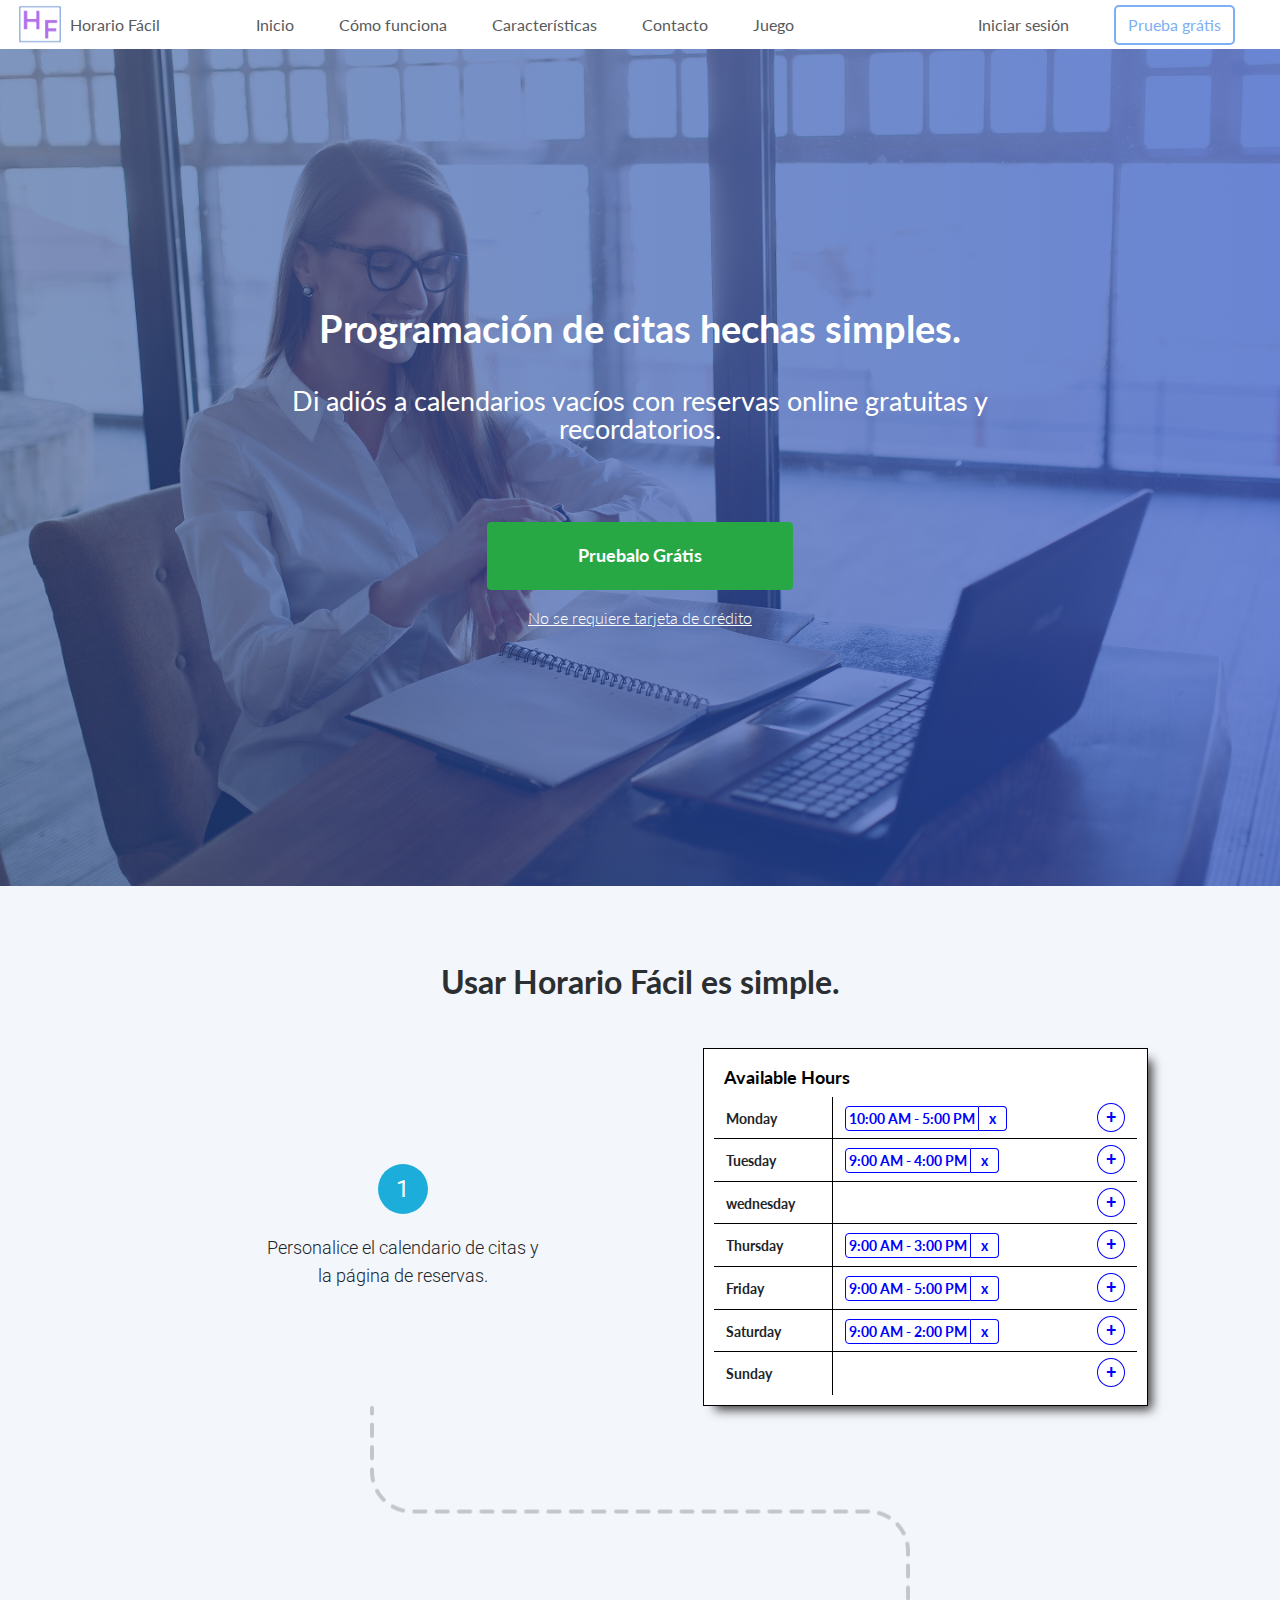
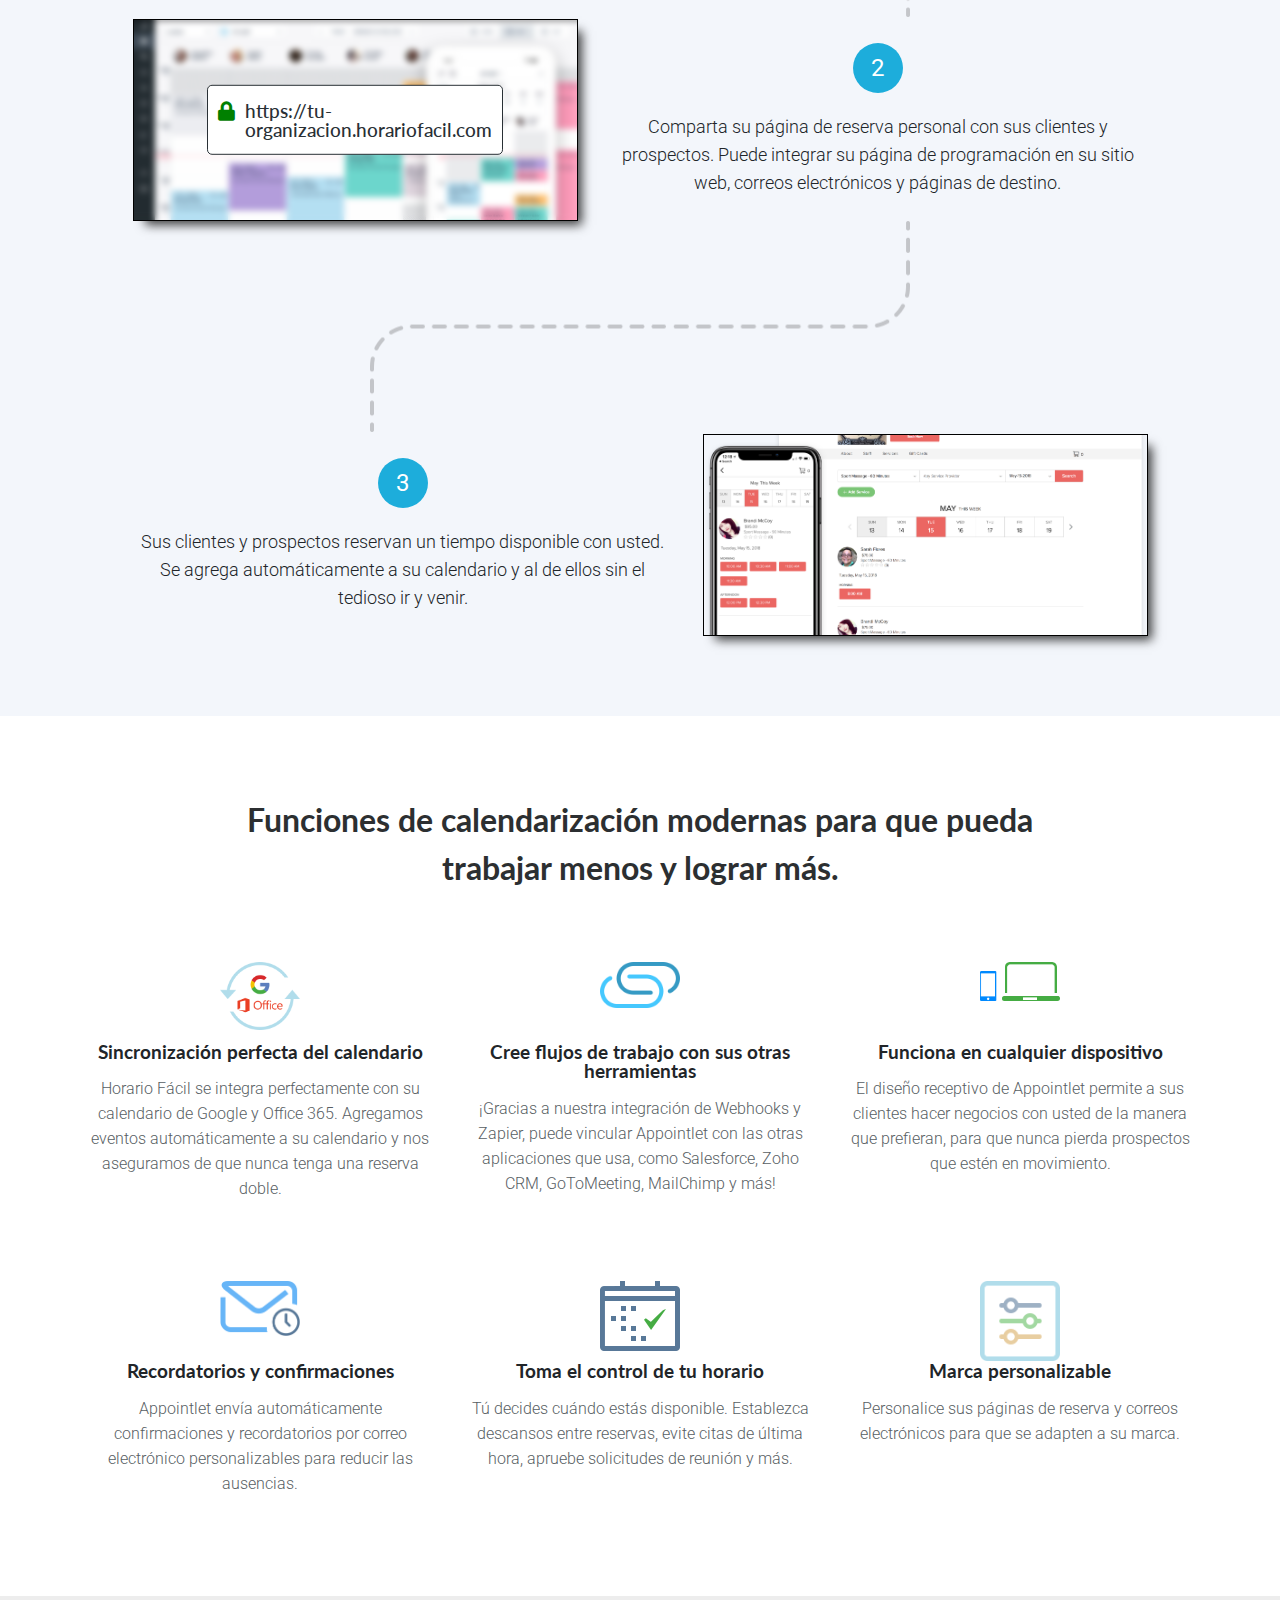
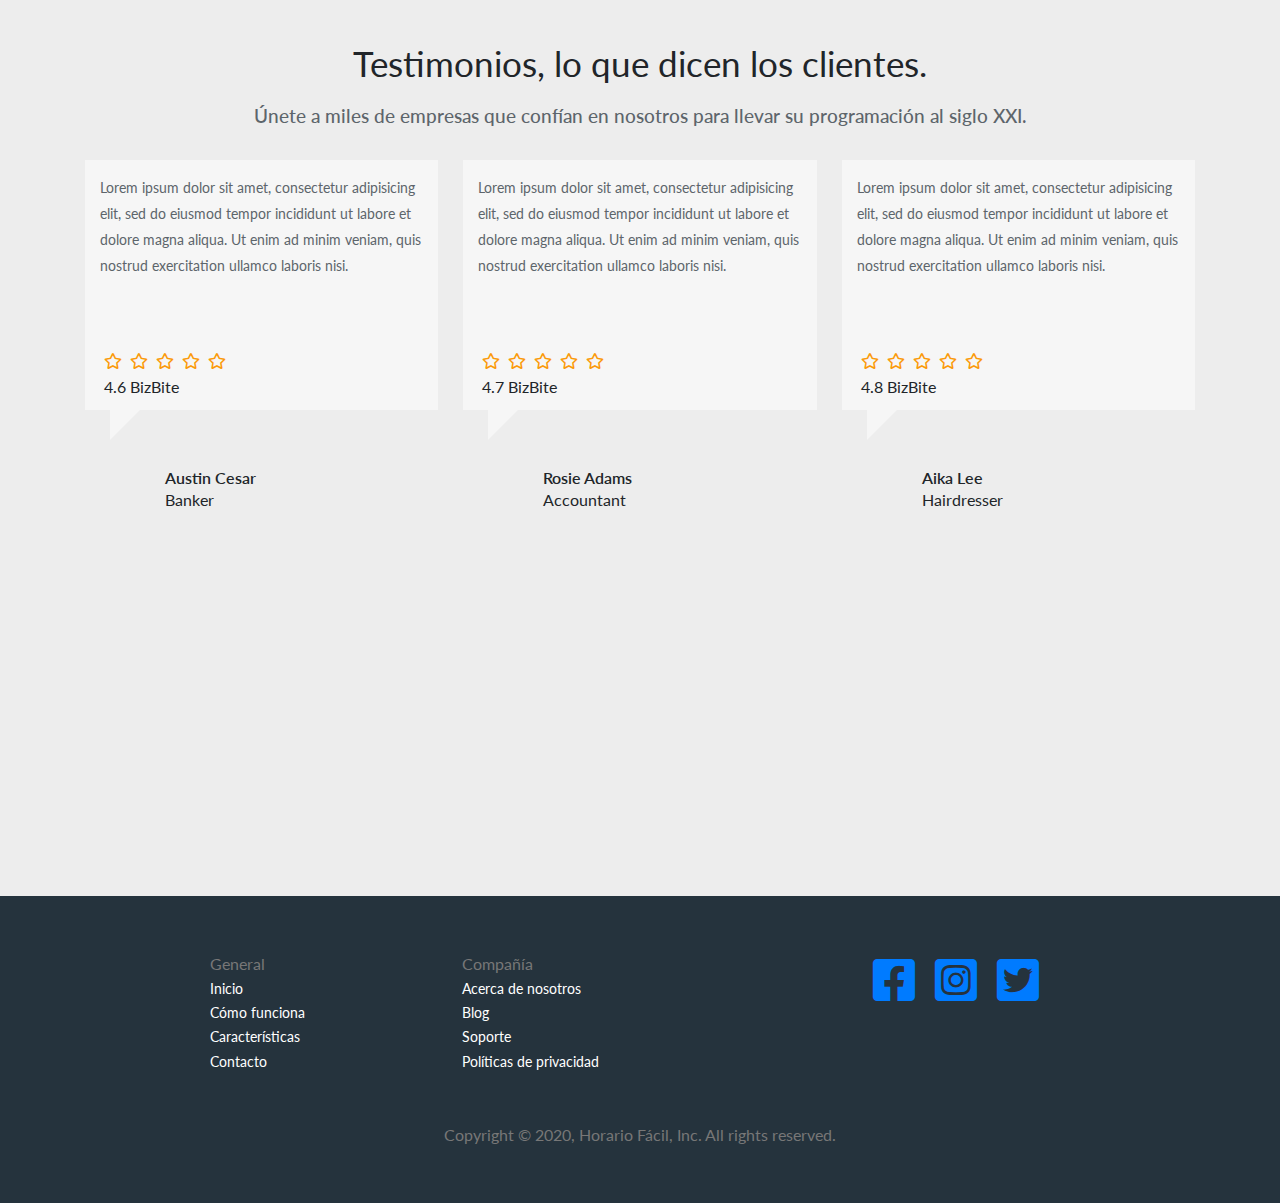
<file: index.html>
<!DOCTYPE html>
<html lang="en">
<head>
  <meta charset="UTF-8">
  <meta name="viewport" content="width=device-width, initial-scale=1.0">
  <title>Horario Fácil</title>
  <link rel="stylesheet" href="https://stackpath.bootstrapcdn.com/bootstrap/4.5.2/css/bootstrap.min.css" integrity="sha384-JcKb8q3iqJ61gNV9KGb8thSsNjpSL0n8PARn9HuZOnIxN0hoP+VmmDGMN5t9UJ0Z" crossorigin="anonymous">
  <script src="https://code.jquery.com/jquery-3.2.1.slim.min.js" integrity="sha384-KJ3o2DKtIkvYIK3UENzmM7KCkRr/rE9/Qpg6aAZGJwFDMVNA/GpGFF93hXpG5KkN" crossorigin="anonymous"></script>
  <script src="https://cdnjs.cloudflare.com/ajax/libs/popper.js/1.12.9/umd/popper.min.js" integrity="sha384-ApNbgh9B+Y1QKtv3Rn7W3mgPxhU9K/ScQsAP7hUibX39j7fakFPskvXusvfa0b4Q" crossorigin="anonymous"></script>
  <script src="https://maxcdn.bootstrapcdn.com/bootstrap/4.0.0/js/bootstrap.min.js" integrity="sha384-JZR6Spejh4U02d8jOt6vLEHfe/JQGiRRSQQxSfFWpi1MquVdAyjUar5+76PVCmYl" crossorigin="anonymous"></script>
  <link rel="stylesheet" type="text/css" href="css/main.css">
  <link rel="stylesheet" href="https://cdnjs.cloudflare.com/ajax/libs/font-awesome/5.14.0/css/all.min.css">
  <link rel="icon" type="image/jpg" sizes="192x192" href="img/logo-white-blue.jpg">
  <style>
    ul li{
      display: inline-block;
    }
  </style>
</head>
<body>
  <header>
    <div class="logo">
      <picture>
        <img src="img/q1.png" alt="">
      </picture>
      <h2>Horario Fácil</h2>
    </div>
    <nav class="main-nav">
      <ul class="menu">
        <li>
          <a href="#">Inicio</a>
        </li>
        <li>
          <a href="#how-it-works">Cómo funciona</a>
        </li>
        <li>
          <a href="#features-section">Características</a>
        </li>
        <li>
          <a href="contact.html">Contacto</a>
        </li>
        <li>
          <a href="guess.html">Juego</a>
        </li>
      </ul>
      <ul class="cta-menu">
        <li>
          <a href="#">Iniciar sesión</a>
        </li>
        <li>
          <a href="#">Prueba grátis</a>
        </li>
      </ul>
    </nav>
    <nav class="navbar navbar-light bg-light mobile-nav">
      <a class="navbar-brand" href="#">
        <div class="logo">
          <picture>
            <img src="img/q1.png" alt="">
          </picture>
          <h2>Horario Fácil</h2>
        </div>
      </a>
      <button class="navbar-toggler" type="button" data-toggle="collapse" data-target="#navbarSupportedContent" aria-controls="navbarSupportedContent" aria-expanded="false" aria-label="Toggle navigation">
        <span class="navbar-toggler-icon"></span>
      </button>
      <div class="collapse navbar-collapse" id="navbarSupportedContent">
        <ul class="navbar-nav mr-auto">
          <li class="nav-item active">
            <a class="nav-link" href="#">Inicio<span class="sr-only">(current)</span></a>
          </li>
          <li class="nav-item active">
            <a class="nav-link" href="contact.html">Contacto<span class="sr-only">(current)</span></a>
          </li>
          <li>
            <a href="#features-section">Características</a>
          </li>
          <li>
            <a href="contact.html">Contacto</a>
          </li>
          <li class="nav-item active">
            <a class="nav-link" href="guess.html">Juego<span class="sr-only">(current)</span></a>
          </li>
        </ul>
      </div>
    </nav>
  </header>
      
      
  <section id="hero-section">
    <!-- <picture class="bg-img">
      <img src="img/pexels-gustavo-fring-3873872.jpg" alt="">
    </picture> -->
    <div class="bg-img">
    </div>
    <h1>Programación de citas hechas simples.</h1>
    <h2>Di adiós a calendarios vacíos con reservas online gratuitas y recordatorios.</h2>
    <div class="cta-button">
      <button type="button" class="btn btn-success">Pruebalo Grátis</button>
    </div>
    <h6>No se requiere tarjeta de crédito</h6>
    <!-- <a href="guess.html" style="position: relative; z-index: 3; color: white; font-size: 2rem;">Juega a las adivinanzas!</a> -->
  </section>
  <section id="how-it-works">
    <h1>Usar Horario Fácil es simple.</h1>
    <div class="container">
      <div class="row">
        <!-- <div class="col-6"> -->
          <div class="step-1-info-container col-xl-6 col-lg-6 col-md-5 col-sm-12">
            <div class="step-1">
              1
            </div>
            <div class="step-1-description">
              <p>
                Personalice el calendario de citas y <br> la página de reservas.
              </p>
            </div>
          </div>
        <!-- </div> -->
        <div class="col-11 offset-sm-0 col-sm-10 offset-md-0 col-xl-5 col-lg-6 col-md-7">
          <div class="step-1-img">
            <table>
              <tr>
                <th colspan="3">Available Hours</th>
              </tr>
              <tr>
                <td>Monday</td>
                <td>
                  <div class="cell-info cell-info-1">
                    <span class="hours">10:00 AM - 5:00 PM</span><span class="x">x</span>
                  </div>
                </td>
                <td>
                  <div class="cell-info">
                    <span class="plus">+</span>
                  </div>
                </td>
              </tr>
              <tr>
                <td>Tuesday</td>
                <td>
                  <div class="cell-info cell-info-1">
                    <span class="hours">9:00 AM - 4:00 PM</span><span class="x">x</span>
                  </div>
                </td>
                <td>
                  <div class="cell-info">
                    <span class="plus">+</span>
                  </div>
                </td>
              </tr>
              <tr>
                <td>wednesday</td>
                <td>
                  <div class="cell-info cell-info-1">
                    
                  </div>
                </td>
                <td>
                  <div class="cell-info">
                    <span class="plus">+</span>
                  </div>
                </td>
              </tr>
              <tr>
                <td>Thursday</td>
                <td>
                  <div class="cell-info cell-info-1">
                    <span class="hours">9:00 AM - 3:00 PM</span><span class="x">x</span>
                  </div>
                </td>
                <td>
                  <div class="cell-info">
                    <span class="plus">+</span>
                  </div>
                </td>
              </tr>
              <tr>
                <td>Friday</td>
                <td>
                  <div class="cell-info cell-info-1">
                    <span class="hours">9:00 AM - 5:00 PM</span><span class="x">x</span>
                  </div>
                </td>
                <td>
                  <div class="cell-info">
                    <span class="plus">+</span>
                  </div>
                </td>
              </tr>
              <tr>
                <td>Saturday</td>
                <td>
                  <div class="cell-info cell-info-1">
                    <span class="hours">9:00 AM - 2:00 PM</span><span class="x">x</span>
                  </div>
                </td>
                <td>
                  <div class="cell-info">
                    <span class="plus">+</span>
                  </div>
                </td>
              </tr>
              <tr>
                <td>Sunday</td>
                <td>
                  <div class="cell-info">
                    
                  </div>
                </td>
                <td>
                  <div class="cell-info">
                    <span class="plus">+</span>
                  </div>
                </td>
              </tr>
            </table>
          </div>
        </div>
        <!-- <div class="step-1-container">
        </div> -->
      </div>
      <div class="row">
        <!-- <div class="col-12"> -->
          <div class="transition-step1-2 
          offset-xl-3 col-xl-6
          offset-lg-3 col-lg-6
          offset-md-2 col-md-8
          col-sm-0">
            <img src="img/line-1-to-2.png" alt="">
          </div>
        <!-- </div> -->
      </div>
      <div class="step-2-container">
        <div class="row">
          <div class="
          col-11 order-12
          offset-sm-0 col-sm-10 order-sm-12
          offset-md-0 col-md-7 order-md-1
          col-lg-6 col-xl-5">
            <div class="step-2-img">
              <div class="img-filter"></div>
              <div class="personal-schedule-link">
                <i class="fas fa-lock"></i>https://tu-organizacion.horariofacil.com
              </div>
            </div>
          </div>
          <div class="step-2-info-container col-xl-6 col-lg-6 col-md-5 col-sm-12 order-1 order-sm-1 order-md-12">
            <div class="step-2">
              2
            </div>
            <div class="step-2-description">
              <p>Comparta su página de reserva personal con sus clientes y prospectos. Puede integrar su página de programación en su sitio web, correos electrónicos y páginas de destino.</p>
            </div>
          </div>
        </div>
        <div class="row">
          <div class="transition-step2-3
          offset-xl-3 col-xl-6
          offset-lg-3 col-lg-6
          offset-md-2 col-md-8
          col-sm-0">
            <img src="img/line-2-to-3.png" alt="">
          </div>
        </div>
      </div>
      <div class="step-3-container">
        <div class="row">
          <div class="step-3-info-container col-xl-6 col-lg-6 col-md-5 col-sm-12">
            <div class="step-3">
              3
            </div>
            <div class="step-3-description">
              <p>Sus clientes y prospectos reservan un tiempo disponible con usted. Se agrega automáticamente a su calendario y al de ellos sin el tedioso ir y venir.</p>
            </div>
          </div>
          <div class="
          col-11
          offset-sm-0 col-sm-10
          offset-md-0 col-md-7
          col-lg-6 col-xl-5">
            <div class="step-3-img">
              
            </div>
          </div>
        </div>
      </div>
    </div>
  </section>
  <section id="features-section">
    <div class="container">
      <h1>Funciones de calendarización modernas para que pueda <br> trabajar menos y lograr más.</h1>
      <div class="row f-row">
        <div class="box1 col-md-4 col-sm-6 col-12">
          <div class="feature-img">
            <img src="img/seamless-calendar-sync-2.png" alt="">
          </div>
          <h2 class="feature-title">Sincronización perfecta del calendario</h2>
          <p class="feature-description">Horario Fácil se integra perfectamente con su calendario de Google y Office 365. Agregamos eventos automáticamente a su calendario y nos aseguramos de que nunca tenga una reserva doble.</p>
        </div>
        <div class="box2 col-md-4 col-sm-6 col-12">
          <div class="feature-img">
            <img src="img/scheduling-workflows.png" alt="">
          </div>
          <h2 class="feature-title">Cree flujos de trabajo con sus otras herramientas</h2>
          <p class="feature-description">¡Gracias a nuestra integración de Webhooks y Zapier, puede vincular Appointlet con las otras aplicaciones que usa, como Salesforce, Zoho CRM, GoToMeeting, MailChimp y más!</p>
        </div>
        <div class="box3 col-md-4 col-sm-6 col-12">
          <div class="feature-img">
            <img src="img/any-device.png" alt="">
          </div>
          <h2 class="feature-title">Funciona en cualquier dispositivo</h2>
          <p class="feature-description">El diseño receptivo de Appointlet permite a sus clientes hacer negocios con usted de la manera que prefieran, para que nunca pierda prospectos que estén en movimiento.</p>
        </div>
        <div class="box1 box21 col-md-4 col-sm-6 col-12">
          <div class="feature-img">
            <img src="img/scheduling-confirmations-reminders.png" alt="">
          </div>
          <h2 class="feature-title">Recordatorios y confirmaciones</h2>
          <p class="feature-description">Appointlet envía automáticamente confirmaciones y recordatorios por correo electrónico personalizables para reducir las ausencias.</p>
        </div>
        <div class="box2 box22 col-md-4 col-sm-6 col-12">
          <div class="feature-img">
            <img src="img/control-schedule.png" alt="">
          </div>
          <h2 class="feature-title">Toma el control de tu horario</h2>
          <p class="feature-description">Tú decides cuándo estás disponible. Establezca descansos entre reservas, evite citas de última hora, apruebe solicitudes de reunión y más.</p>
        </div>
        <div class="box3 box23 col-md-4 col-sm-6 col-12">
          <div class="feature-img">
            <img src="img/custom-branding.png" alt="">
          </div>
          <h2 class="feature-title">Marca personalizable</h2>
          <p class="feature-description">Personalice sus páginas de reserva y correos electrónicos para que se adapten a su marca.</p>
        </div>
      </div>
      <!-- <div class="row s-row">
        <div class="box1 col-md-4 col-sm-6 col-12">
          <div class="feature-img">
            <img src="img/scheduling-confirmations-reminders.png" alt="">
          </div>
          <h2 class="feature-title">Recordatorios y confirmaciones</h2>
          <p class="feature-description">Appointlet envía automáticamente confirmaciones y recordatorios por correo electrónico personalizables para reducir las ausencias.</p>
        </div>
        <div class="box2 col-md-4 col-sm-6 col-12">
          <div class="feature-img">
            <img src="img/collect-payments.png" alt="">
          </div>
          <h2 class="feature-title">Cobrar pagos</h2>
          <p class="feature-description">Acepte pagos de sus clientes mediante Stripe.</p>
        </div>
        <div class="box3 col-md-4 col-sm-6 col-12">
          <div class="feature-img">
            <img src="img/custom-branding.png" alt="">
          </div>
          <h2 class="feature-title">Marca personalizable</h2>
          <p class="feature-description">Personalice sus páginas de reserva y correos electrónicos para que se adapten a su marca.</p>
        </div>
      </div> -->
    </div>
  </section>

  <section id="Reviews">
    <div class="container">
      <div class="titles">
        <h2>Testimonios, lo que dicen los clientes.</h2>
        <h5>Únete a miles de empresas que confían en nosotros para llevar su programación al siglo XXI.</h5>
      </div>
      <div class="testimonials">
        <!--<div class="col-md-4 col-lg-4">
          <div class="testimonial-single shadow-sm gray-light-bg rounded p-4">
              <blockquote>
                  Assertively procrastinate distributed relationships whereas equity invested intellectual capital everything energistically underwhelm proactive.
              </blockquote>
              <div class="client-ratting mt-2">
                  <ul class="list-inline">
                      <li class="list-inline-item"><span class="ti-star ratting-color"></span></li>
                      <li class="list-inline-item"><span class="ti-star ratting-color"></span></li>
                      <li class="list-inline-item"><span class="ti-star ratting-color"></span></li>
                      <li class="list-inline-item"><span class="ti-star ratting-color"></span></li>
                      <li class="list-inline-item"><span class="ti-star ratting-color"></span></li>
                  </ul>
                  <h6 class="font-weight-bold">5.0 <small class="font-weight-lighter">BizBite</small></h6>
              </div>
          </div>
          <div class="client-info-wrap d-flex align-items-center mt-5">
              <div class="client-img mr-3">
                  <img src="img/client-1.jpg" alt="client" width="60" class="img-fluid rounded-circle shadow-sm"/>
              </div>
              <div class="client-info">
                  <h5 class="mb-0">Austin Cesar</h5>
                  <p class="mb-0">ThemeTags</p>
              </div>
            </div>
        </div>-->
        <div class="testimonial-box box1">
          <div class="testimonial-text-rate">
            <p>Lorem ipsum dolor sit amet, consectetur adipisicing elit, sed do eiusmod tempor incididunt ut labore et dolore magna aliqua. Ut enim ad minim veniam, quis nostrud exercitation ullamco laboris nisi.</p>
            <div class="rating">
              <ul class="stars">
                <li><i class="far fa-star"></i></li>
                <li><i class="far fa-star"></i></li>
                <li><i class="far fa-star"></i></li>
                <li><i class="far fa-star"></i></li>
                <li><i class="far fa-star"></i></li>
              </ul>
              <span>4.6 BizBite</span>
            </div>
          </div>
          <div class="user-info">
            <div class="user-img1"></div>
            <div class="name-company">
              <h4>Austin Cesar</h4>
              <h6>Banker</h6>
            </div>
          </div>
        </div>

        <div class="testimonial-box box2">
          <div class="testimonial-text-rate">
            <p>Lorem ipsum dolor sit amet, consectetur adipisicing elit, sed do eiusmod
            tempor incididunt ut labore et dolore magna aliqua. Ut enim ad minim veniam,
            quis nostrud exercitation ullamco laboris nisi.</p>
            <div class="rating">
              <ul class="stars">
                <li><i class="far fa-star"></i></li>
                <li><i class="far fa-star"></i></li>
                <li><i class="far fa-star"></i></li>
                <li><i class="far fa-star"></i></li>
                <li><i class="far fa-star"></i></li>
              </ul>
              <span>4.7 BizBite</span>
            </div>
          </div>
          <div class="user-info">
            <div class="user-img2"></div>
            <div class="name-company">
              <h4>Rosie Adams</h4>
              <h6>Accountant</h6>
            </div>
          </div>
        </div>

        <div class="testimonial-box box3">
          <div class="testimonial-text-rate">
            <p>Lorem ipsum dolor sit amet, consectetur adipisicing elit, sed do eiusmod tempor incididunt ut labore et dolore magna aliqua. Ut enim ad minim veniam, quis nostrud exercitation ullamco laboris nisi.</p>
            <div class="rating">
              <ul class="stars">
                <li><i class="far fa-star"></i></li>
                <li><i class="far fa-star"></i></li>
                <li><i class="far fa-star"></i></li>
                <li><i class="far fa-star"></i></li>
                <li><i class="far fa-star"></i></li>
              </ul>
              <span>4.8 BizBite</span>
            </div>
          </div>
          <div class="user-info">
            <div class="user-img3"></div>
            <div class="name-company">
              <h4>Aika Lee</h4>
              <h6>Hairdresser</h6>
            </div>
          </div>
        </div>

      </div>
    </div>
  </section>

  <footer id="footer">
    <div class="row">
      <div class="col-6 col-sm-4 offset-lg-1 col-lg-3">
        <div class="general-links">
          <ul>
            <li>
              <h2>General</h2>
            </li>
            <li>
              <a href="#">Inicio</a>
            </li>
            <li>
              <a href="#">Cómo funciona</a>
            </li>
            <li>
              <a href="#features-section">Características</a>
            </li>
            <li>
              <a href="contact.html">Contacto</a>
            </li>
          </ul>
        </div>
      </div>
      <div class="col-6 col-sm-4 col-lg-2">
        <div class="company-links">
          <ul>
            <li>
              <h2>Compañía</h2>
            </li>
            <li>
              <a href="#footer">Acerca de nosotros</a>
            </li>
            <li>
              <a href="#footer">Blog</a>
            </li>
            <li>
              <a href="#footer">Soporte</a>
            </li>
            <li>
              <a href="#footer">Políticas de privacidad</a>
            </li>
          </ul>
        </div>
      </div>
      <div class="offset-1 col-6 offset-sm-0 col-sm-4 offset-lg-2 col-lg-4">
        <ul class="social-media-links">
          <li>
            <a href="#"><i class="fab fa-facebook-square"></i></a>
          </li>
          <li>
            <a href="#"><i class="fab fa-instagram-square"></i></a>
          </li>
          <li>
            <a href="#"><i class="fab fa-twitter-square"></i></a>
          </li>
        </ul>
      </div>
    </div>
    <h2>Copyright © 2020, Horario Fácil, Inc. All rights reserved.</h2>
  </footer>
</body>
</html>

<!-- <div class="transition-step-line">
  <div class="tsl-fpart">
    
  </div>
  <div class="tsl-spart">

  </div>
</div> -->
</file>
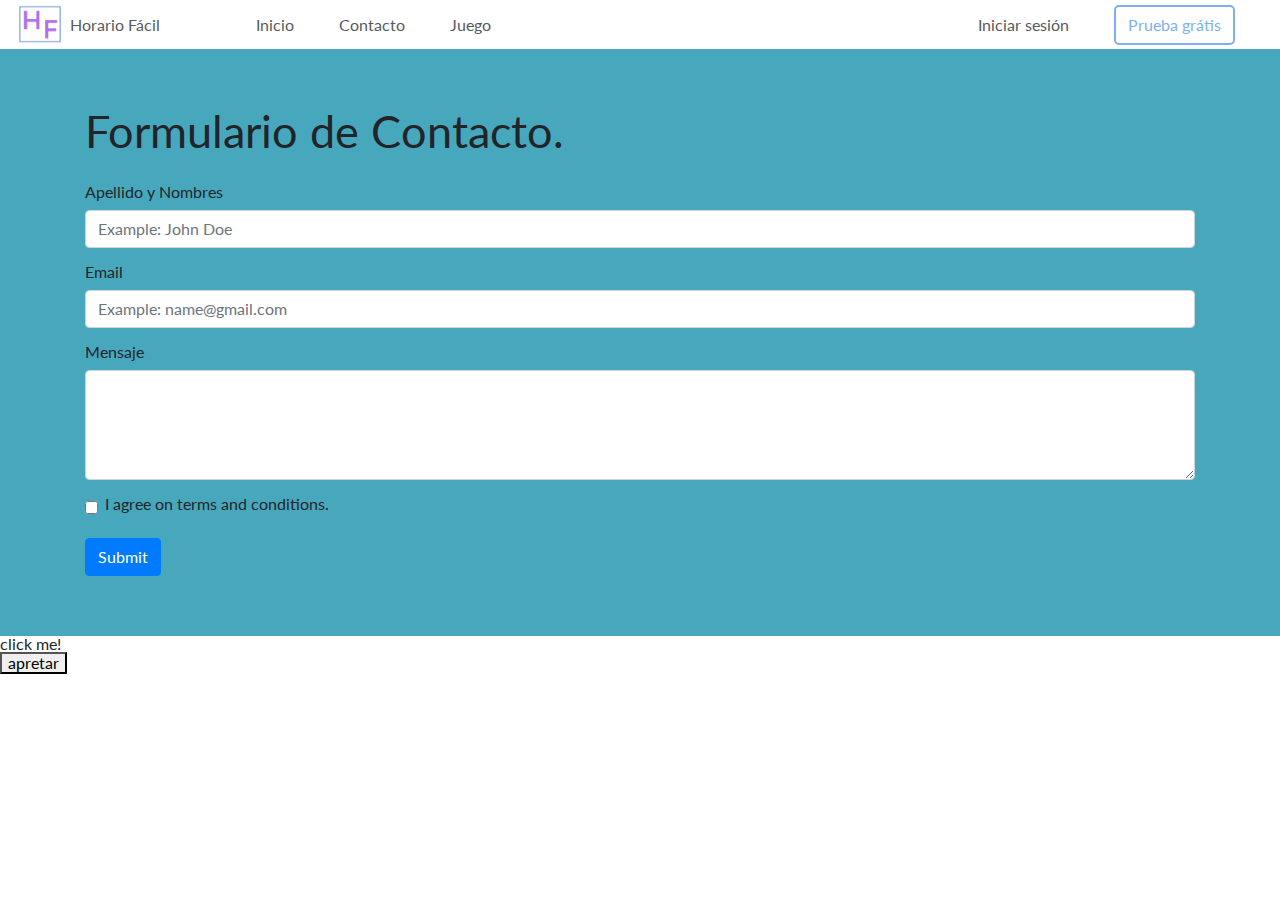
<file: contact.html>
<!DOCTYPE html>
<html lang="en">
<head>
  <meta charset="UTF-8">
  <meta name="viewport" content="width=device-width, initial-scale=1.0">
  <title>Contacto</title>
  <link rel="stylesheet" href="https://stackpath.bootstrapcdn.com/bootstrap/4.5.2/css/bootstrap.min.css" integrity="sha384-JcKb8q3iqJ61gNV9KGb8thSsNjpSL0n8PARn9HuZOnIxN0hoP+VmmDGMN5t9UJ0Z" crossorigin="anonymous">
  <script src="https://code.jquery.com/jquery-3.2.1.slim.min.js" integrity="sha384-KJ3o2DKtIkvYIK3UENzmM7KCkRr/rE9/Qpg6aAZGJwFDMVNA/GpGFF93hXpG5KkN" crossorigin="anonymous"></script>
  <script src="https://cdnjs.cloudflare.com/ajax/libs/popper.js/1.12.9/umd/popper.min.js" integrity="sha384-ApNbgh9B+Y1QKtv3Rn7W3mgPxhU9K/ScQsAP7hUibX39j7fakFPskvXusvfa0b4Q" crossorigin="anonymous"></script>
  <script src="https://maxcdn.bootstrapcdn.com/bootstrap/4.0.0/js/bootstrap.min.js" integrity="sha384-JZR6Spejh4U02d8jOt6vLEHfe/JQGiRRSQQxSfFWpi1MquVdAyjUar5+76PVCmYl" crossorigin="anonymous"></script>
  <link rel="stylesheet" type="text/css" href="css/contact.css">
  <link rel="icon" type="image/jpg" sizes="192x192" href="img/logo-white-blue.jpg">
  <style>
    .mobile-nav{
      display: none;
    }
    @media (max-width: 767px){
      .mobile-nav{
        display: block;
      }
    }
  </style>
</head>
<body>
  <header>
    <div class="logo">
      <a href="index.html">
        <picture>
          <img src="img/q1.png" alt="">
        </picture>
        <h2>Horario Fácil</h2>
      </a>
    </div>
    <nav class="main-nav">
      <ul class="menu">
        <li>
          <a href="index.html">Inicio</a>
        </li>
        <li>
          <a href="contact.html">Contacto</a>
        </li>
        <li>
          <a href="guess.html">Juego</a>
        </li>
      </ul>
      <ul class="cta-menu">
        <li>
          <a href="#">Iniciar sesión</a>
        </li>
        <li>
          <a href="#">Prueba grátis</a>
        </li>
      </ul>
    </nav>
    <nav class="navbar navbar-light bg-light mobile-nav">
      <a class="navbar-brand" href="#">
        <div class="logo">
          <a href="index.html">
            <picture>
              <img src="img/q1.png" alt="">
            </picture>
            <h2>Horario Fácil</h2>
          </a>
        </div>
      </a>
      <button class="navbar-toggler" type="button" data-toggle="collapse" data-target="#navbarSupportedContent" aria-controls="navbarSupportedContent" aria-expanded="false" aria-label="Toggle navigation">
        <span class="navbar-toggler-icon"></span>
      </button>
      <div class="collapse navbar-collapse" id="navbarSupportedContent">
        <ul class="navbar-nav mr-auto">
          <li class="nav-item active">
            <a class="nav-link" href="index.html">Inicio<span class="sr-only">(current)</span></a>
          </li>
          <li class="nav-item active">
            <a class="nav-link" href="contact.html">Contacto<span class="sr-only">(current)</span></a>
          </li>
          <li class="nav-item active">
            <a class="nav-link" href="guess.html">Juego<span class="sr-only">(current)</span></a>
          </li>
        </ul>
      </div>
    </nav>
  </header>
  <section id="form">
    <div class="container">
      <h1>Formulario de Contacto.</h1>
      <form action="#" class="needs-validation" novalidate>
        <div class="form-group">
          <label for="names">Apellido y Nombres</label>
          <input type="text" pattern="[a-zA-Z ]{1,}" maxlength="25" id="names" class="form-control" required placeholder="Example: John Doe">
          <div class="valid-feedback">OK</div>
          <div class="invalid-feedback">Wrong</div>
        </div>
        <div class="form-group">
          <label for="email">Email</label>
          <input type="email" id="email" class="form-control" required required placeholder="Example: name@gmail.com">
          <div class="valid-feedback">OK</div>
          <div class="invalid-feedback">Wrong</div>
        </div>
        <div class="form-group">
          <label for="msj">Mensaje</label>
          <textarea name="text-area" id="msj" rows="4" cols="50" class="form-control" required></textarea>
          <div class="valid-feedback">OK</div>
          <div class="invalid-feedback">Wrong</div>
        </div>
        <div class="form-group form-check">
          <label class="form-check-label">
            <input class="form-check-input" type="checkbox" name="remember" required> I agree on terms and conditions.
            <div class="valid-feedback">Valid.</div>
            <div class="invalid-feedback">Check this checkbox to continue.</div>
          </label>
        </div>
        <button type="submit" class="btn btn-primary">Submit</button>
      </form>
    </div>
  </section>
  <aside>
    <h1>click me!</h1>
    <button onclick="programmer_day_msg(is_leap_year);">apretar</button>
  </aside>
  <script>
  // Example starter JavaScript for disabling form submissions if there are invalid fields
  (function() {
    'use strict';
    window.addEventListener('load', function() {
      // Fetch all the forms we want to apply custom Bootstrap validation styles to
      var forms = document.getElementsByClassName('needs-validation');
      // Loop over them and prevent submission
      var validation = Array.prototype.filter.call(forms, function(form) {
        form.addEventListener('submit', function(event) {
          if (form.checkValidity() === false) {
            event.preventDefault();
            event.stopPropagation();
          }
          form.classList.add('was-validated');
        }, false);
      });
    }, false);
  })();
  
  const is_leap_year = (year) => {
    if (year % 100 === 0 && year % 4 === 0 || year % 400 === 0) {
      return true;
    } else {
      return false;
    }
  }

  const programmer_day_msg = (leap_year) => {
    let fecha = new Date();
    let fecha_mes = fecha.getMonth();
    let fecha_dia_de_mes = fecha.getDate();
    if (fecha_mes == 8) {
      if(leap_year && fecha_dia_de_mes == 12) {
        alert("¡Felíz dia del programador!");
      } else if(!(leap_year) && fecha_dia_de_mes == 13) {
        alert("¡Felíz dia del programador!");
      }
    }
  }
  </script>
</body>
</html>
</file>
<file: css/main.css>
@import url('https://fonts.googleapis.com/css2?family=Lato:wght@300;400;700;900&display=swap');
@import url('https://fonts.googleapis.com/css2?family=Roboto:wght@300;500;700&display=swap');
@import "reset.css";
@import "header-nav.css";
@import "hero-section.css";
@import "features-section.css";
@import "how-it-works-section.css";
@import "footer.css";
@import "reviews.css";


*{
  box-sizing: border-box;
  scroll-behavior: smooth;
}

header .mobile-nav{
  display: none;
  width: 100%;
}

@media (max-width: 767px){
  header .main-nav,header .logo{
    display: none;
  }
  header{
    height: auto;
  }
  header .mobile-nav{
    display: block;
    width: 100%;
  }

  header .mobile-nav .logo{
    display: flex;
    position: absolute;
    top: -12px;
    left: 0px;
  }

  header .mobile-nav button{
    float: right;
  }

  header .mobile-nav .show{
    margin-top: 35px;
  }
  header .mobile-nav .nav-item a{
    display: inline-block;
    /* width: 100% or auto */
  }
}
/* body{
  overflow: hidden;
} */
</file>
<file: css/contact.css>
@import url('https://fonts.googleapis.com/css2?family=Lato:wght@300;400;700;900&display=swap');
@import url('https://fonts.googleapis.com/css2?family=Roboto:wght@300;500;700&display=swap');
@import "reset.css";
@import "header-nav.css";

/* body{
  overflow: hidden;
} */

#form{
  background: #47A8BD;
  padding: 60px 0px;
  /* height: 93vh; */
}

#form h1{
  font-size: 2.8rem;
  margin-bottom: 30px;
}

#form label{
  margin-bottom: 10px;
}

*{
  box-sizing: border-box;
  scroll-behavior: smooth;
}

header .mobile-nav{
  display: none;
  width: 100%;
}

@media (max-width: 767px){
  header .main-nav,header .logo{
    display: none;
  }
  header{
    height: auto;
  }
  header .mobile-nav{
    display: block;
    width: 100%;
  }

  header .mobile-nav .logo{
    display: flex;
    position: absolute;
    top: -12px;
    left: 0px;
  }

  header .mobile-nav button{
    float: right;
  }

  header .mobile-nav .show{
    margin-top: 35px;
  }
  header .mobile-nav .nav-item a{
    display: inline-block;
    width: 100%;
  }

  #form h1{
    font-size: 2rem;
    margin-bottom: 25px;
  }
}
/* body{
  overflow: hidden;
} */
</file>
